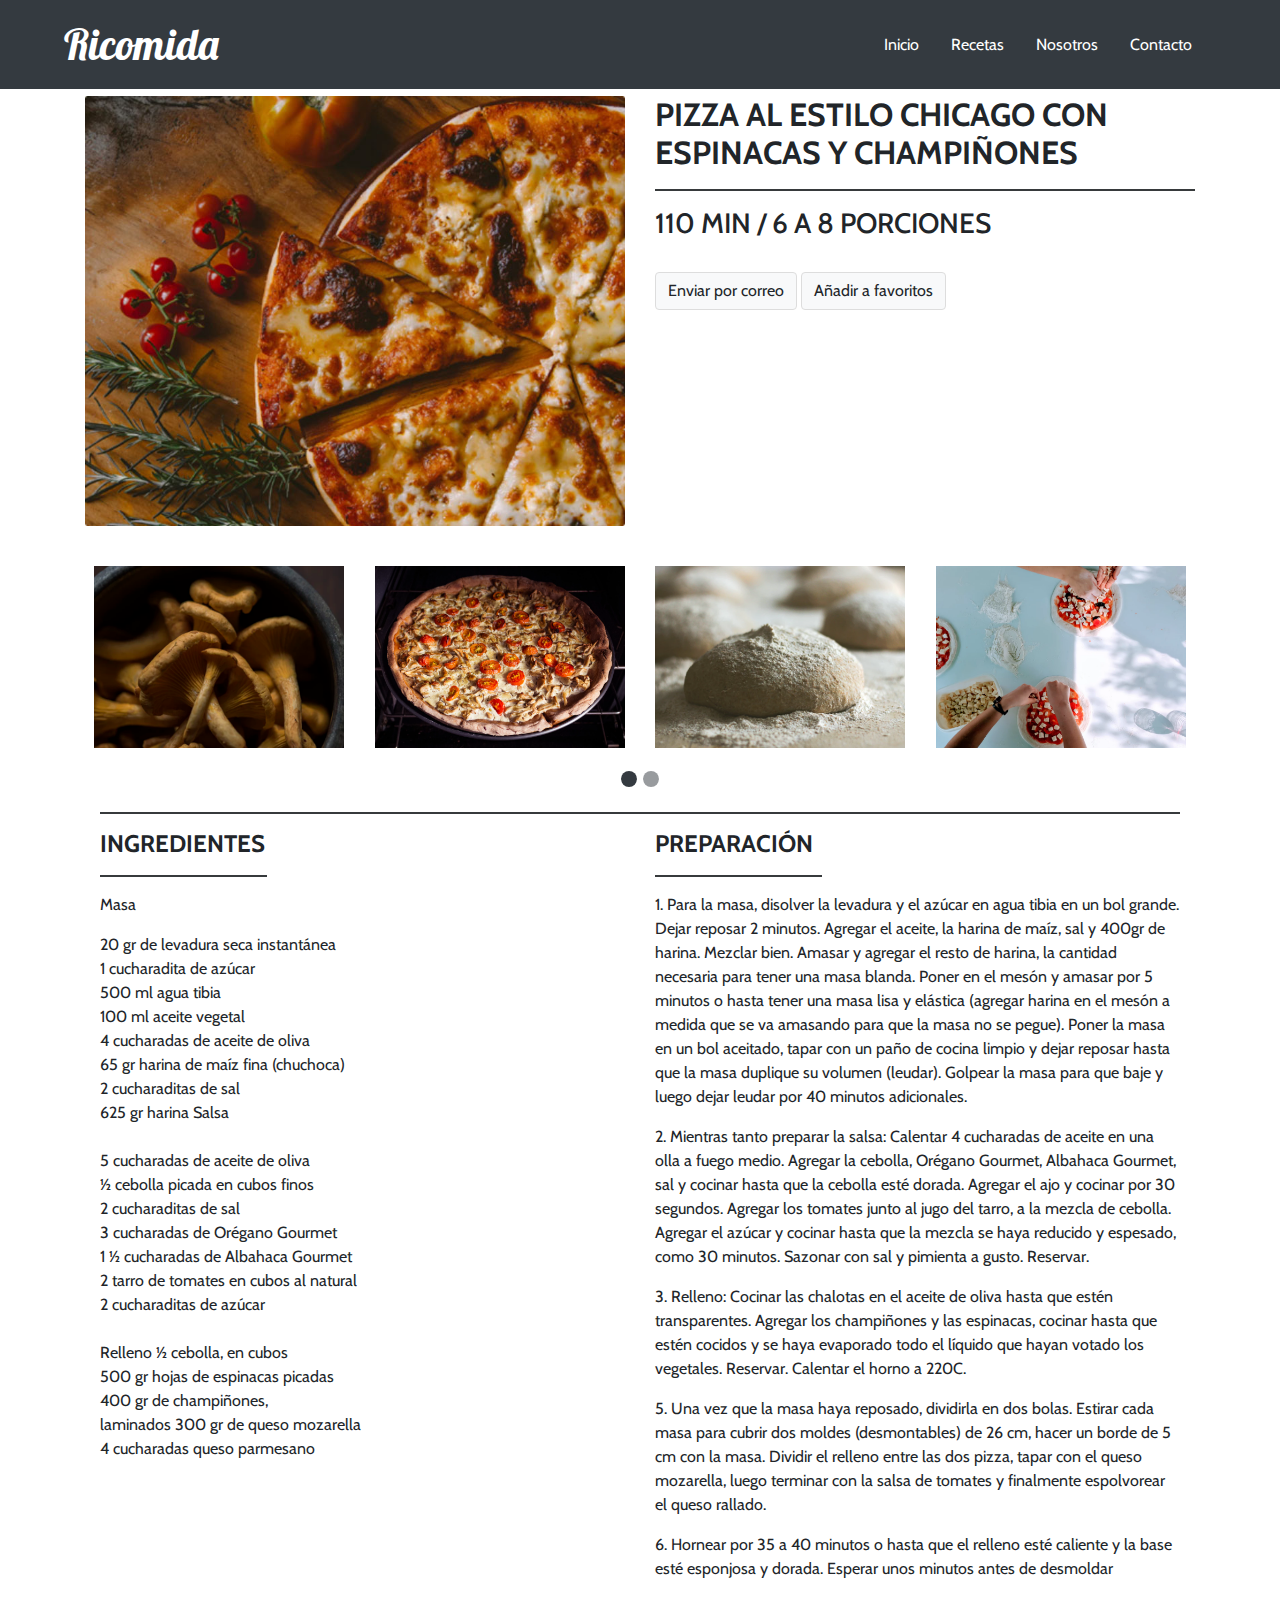
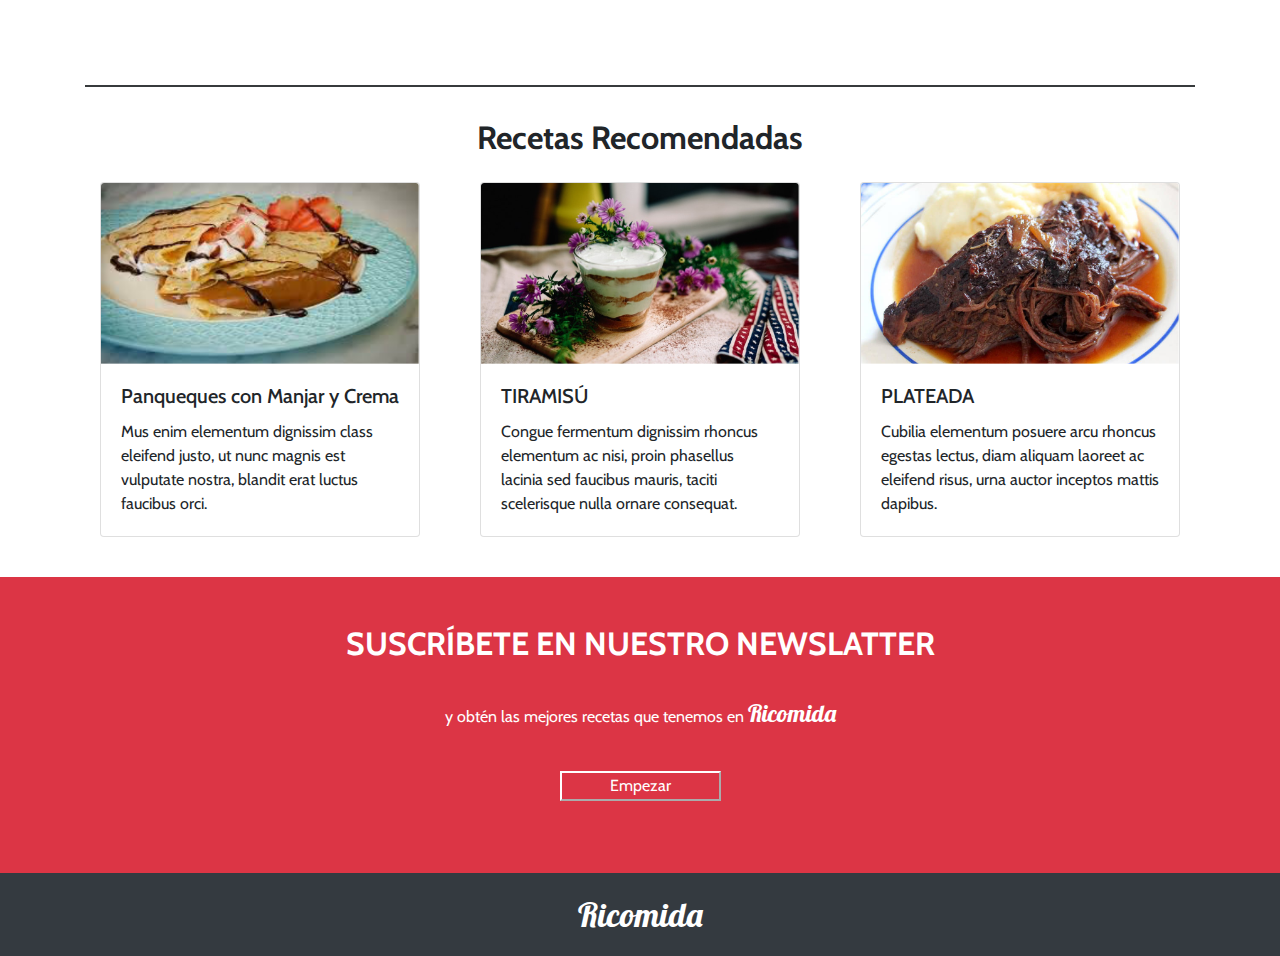
<file: index.html>
<!DOCTYPE html>
<html lang="es" dir="ltr">

<head>
  <meta charset="utf-8">
  <meta name="viewport" content="width=divice-width, initial-scale=1">

  <title>Ricomida</title>
  <link rel="stylesheet" href="https://stackpath.bootstrapcdn.com/bootstrap/4.4.1/css/bootstrap.min.css" integrity="sha384-Vkoo8x4CGsO3+Hhxv8T/Q5PaXtkKtu6ug5TOeNV6gBiFeWPGFN9MuhOf23Q9Ifjh" crossorigin="anonymous">
  <link href="https://fonts.googleapis.com/css?family=Cabin:400,700|Lobster&display=swap" rel="stylesheet">
  <link rel="stylesheet" href="https://use.fontawesome.com/releases/v5.6.3/css/all.css" integrity="sha384-UHRtZLI+pbxtHCWp1t77Bi1L4ZtiqrqD80Kn4Z8NTSRyMA2Fd33n5dQ8lWUE00s/" crossorigin="anonymous">
  <link rel="stylesheet" href="assets/css/style.css">
</head>

<body>
  <nav class="navbar navbar-expand-lg navbar-dark bg-dark fixed-top ">
    <a class="navbar-brand" href="#"><span class="rico-e mx-5">Ricomida</span></a>
    <button class="navbar-toggler" type="button" data-toggle="collapse" data-target="#navbarNav" aria-controls="navbarNav" aria-expanded="false" aria-label="Toggle navigation">
      <span class="navbar-toggler-icon"></span>
    </button>
    <div class="collapse navbar-collapse" id="navbarNav">
      <ul class="navbar-nav mx-5 ml-auto">
        <li class="nav-item"><a class="nav-link mr-3 text-white" href="#">Inicio</a></li>
        <li class="nav-item"><a class="nav-link mr-3 text-white" href="#">Recetas</a></li>
        <li class="nav-item"><a class="nav-link mr-3 text-white" href="#">Nosotros</a></li>
        <li class="nav-item"><a class="nav-link mr-3 text-white" href="#">Contacto</a></li>
      </ul>
    </div>
  </nav>

  <section>
    <div class="container mt-5 pt-5">
      <div class="row">
        <div class="col-xs-12 col-md-6">
          <img src="assets/img/principal.jpg" class="img-fluid" alt="pizza">
        </div>
        <div class="col-xs-12 col-md-6">
          <h1>PIZZA AL ESTILO CHICAGO CON ESPINACAS Y CHAMPIÑONES</h1>
          <hr>
          <h3>110 MIN / 6 A 8 PORCIONES</h3>
          <br>

          <button type="button" class="btn btn-light" data-toggle="tooltip" data-placement="bottom" title="Tooltip on bottom">Enviar por correo</button>
          <button type="button" class="btn btn-light" data-toggle="tooltip" data-placement="left" title="Tooltip on left">Añadir a favoritos</button>
        </div>
      </div>
    </div>
  </section>

  <div class="container d-none d-md-block mt-3">
    <div class="row">
      <div class="col-12 p-4 pb-4 mb-4">
        <div id="midacarousel" class="carousel slide" data-ride="carousel">
          <ol class="carousel-indicators">
            <li data-target="#midacarousel" data-slide-to="0" class="active bg-dark"></li>
            <li data-target="#midacarousel" data-slide-to="1" class="bg-dark"></li>
          </ol>

          <div class="carousel-inner">
            <div class="carousel-item active">
              <div class="row">
                <div class="col-3">
                  <img src="assets/img/slider-1.png" class="img-fluid" alt="one">
                </div>
                <div class="col-3">
                  <img src="assets/img/slider-2.png" class="img-fluid" alt="dos">
                </div>
                <div class="col-3">
                  <img src="assets/img/slider-3.png" class="img-fluid" alt="tres">
                </div>
                <div class="col-3">
                  <img src="assets/img/slider-4.png" class="img-fluid" alt="cuatros">
                </div>
              </div>
            </div>

            <div class="carousel-item">
              <div class="row">
                <div class="col-3">
                  <img src="assets/img/slider-5.png" class="img-fluid" alt="cinco">
                </div>
                <div class="col-3">
                  <img src="assets/img/slider-6.png" class="img-fluid" alt="seis">
                </div>
                <div class="col-3">
                  <img src="assets/img/slider-7.png" class="img-fluid" alt="siete">
                </div>
                <div class="col-3">
                  <img src="assets/img/slider-8.png" class="img-fluid" alt="ocho">
                </div>
              </div>
            </div>
          </div>
        </div>
      </div>
    </div>




    <section class="container">
      <hr>
      <div class="row">
        <div class="col-xs-12 col-md-6">
          <h4 class="font-weight-bold">INGREDIENTES</h4>
          <hr width=165 align="left">
          <p>Masa</p>
          <p> 20 gr de levadura seca instantánea <br> 1 cucharadita de azúcar <br>500 ml agua tibia <br> 100 ml aceite vegetal <br> 4 cucharadas de aceite de oliva <br> 65 gr harina de maíz fina (chuchoca) <br> 2 cucharaditas de sal <br> 625 gr
            harina
            Salsa <br><br> 5 cucharadas de aceite de oliva <br> ½ cebolla picada en cubos finos <br> 2 cucharaditas de sal <br> 3 cucharadas de Orégano Gourmet <br>1 ½ cucharadas de Albahaca Gourmet <br> 2 tarro de tomates en cubos al natural <br> 2
            cucharaditas de azúcar <br><br> Relleno ½ cebolla, en cubos <br>500 gr hojas de espinacas picadas <br>400 gr de champiñones, <br> laminados 300 gr de queso mozarella <br> 4 cucharadas queso parmesano</p>
        </div>
        <div class="col-xs-12 col-md-6">
          <h4 class="font-weight-bold">PREPARACIÓN</h4>
          <hr width=165 align="left">
          <p>1. Para la masa, disolver la levadura y el azúcar en agua tibia en un bol grande. Dejar reposar 2 minutos. Agregar el aceite, la harina de maíz, sal y 400gr de harina. Mezclar bien. Amasar y agregar el resto de harina, la cantidad
            necesaria para tener una masa blanda. Poner en el mesón y amasar por 5 minutos o hasta tener una masa lisa y elástica (agregar harina en el mesón a medida que se va amasando para que la masa no se pegue). Poner la masa en un bol aceitado,
            tapar con un paño de cocina limpio y dejar reposar hasta que la masa duplique su volumen (leudar). Golpear la masa para que baje y luego dejar leudar por 40 minutos adicionales. </p>
          <p> 2. Mientras tanto preparar la salsa: Calentar 4 cucharadas de aceite en una olla a fuego medio. Agregar la cebolla, Orégano Gourmet, Albahaca Gourmet, sal y cocinar hasta que la cebolla esté dorada. Agregar el ajo y cocinar por 30
            segundos. Agregar los tomates junto al jugo del tarro, a la mezcla de cebolla. Agregar el azúcar y cocinar hasta que la mezcla se haya reducido y espesado, como 30 minutos. Sazonar con sal y pimienta a gusto. Reservar.</p>
          <p> 3. Relleno: Cocinar las chalotas en el aceite de oliva hasta que estén transparentes. Agregar los champiñones y las espinacas, cocinar hasta que estén cocidos y se haya evaporado todo el líquido que hayan votado los vegetales. Reservar.
            Calentar el horno a 220C.</p>
          <p>5. Una vez que la masa haya reposado, dividirla en dos bolas. Estirar cada masa para cubrir dos moldes (desmontables) de 26 cm, hacer un borde de 5 cm con la masa. Dividir el relleno entre las dos pizza, tapar con el queso mozarella,
            luego
            terminar con la salsa de tomates y finalmente espolvorear el queso rallado. </p>
          <p> 6. Hornear por 35 a 40 minutos o hasta que el relleno esté caliente y la base esté esponjosa y dorada. Esperar unos minutos antes de desmoldar</p>
        </div>
      </div>
  </div>
  </section>

  <section id="recetas">
    <div class="container mt-5 py-4">
      <hr>
      <h1 class="text-center pt-3">Recetas Recomendadas</h1>
      <div class="card-deck">
        <div class="col-xs-12 col-md-4 py-3">
          <div class="card ">
            <img src="assets/img/recipe-card-1.png" class="card-img-top" alt="recipe1">
            <div class="card-body">
              <h5 class="card-title">Panqueques con Manjar y Crema</h5>
              <p class="card-text">Mus enim elementum dignissim class eleifend justo, ut nunc magnis est vulputate nostra, blandit erat luctus faucibus orci.</p>
            </div>
          </div>
        </div>
        <div class="col-xs-12 col-md-4 py-3">
          <div class="card">
            <img src="assets/img/recipe-card-2.png" class="card-img-top" alt="recipe2">
            <div class="card-body">
              <h5 class="card-title">TIRAMISÚ</h5>
              <p class="card-text">Congue fermentum dignissim rhoncus elementum ac nisi, proin phasellus lacinia sed faucibus mauris, taciti scelerisque nulla ornare consequat.</p>
            </div>
          </div>
        </div>
        <div class="col-xs-12 col-md-4 py-3">
          <div class="card ">
            <img src="assets/img/recipe-card-3.png" class="card-img-top" alt="recipe3">
            <div class="card-body">
              <h5 class="card-title">PLATEADA</h5>
              <p class="card-text">Cubilia elementum posuere arcu rhoncus egestas lectus, diam aliquam laoreet ac eleifend risus, urna auctor inceptos mattis dapibus.</p>
            </div>
          </div>
        </div>
      </div>
    </div>
  </section>

  <section id="newsletter" class="bg-danger text-white p-5">
    <div class="container">


      <h1>SUSCRÍBETE EN NUESTRO NEWSLATTER</h1>
      <br>
      <p>y obtén las mejores recetas que tenemos en <span class="rico">Ricomida</span></p>
      <div class="py-4">
        <button type="button" class="btn-rojo btn-danger text-center px-5 ">Empezar</button>
      </div>
    </div>
  </section>

  <footer class="bg-dark">
    <p class="rico-e text-center text-white p-3 m-0">Ricomida</p>
  </footer>

  <script src="https://code.jquery.com/jquery-3.4.1.slim.min.js" integrity="sha384-J6qa4849blE2+poT4WnyKhv5vZF5SrPo0iEjwBvKU7imGFAV0wwj1yYfoRSJoZ+n" crossorigin="anonymous"></script>
  <script src="https://cdn.jsdelivr.net/npm/popper.js@1.16.0/dist/umd/popper.min.js" integrity="sha384-Q6E9RHvbIyZFJoft+2mJbHaEWldlvI9IOYy5n3zV9zzTtmI3UksdQRVvoxMfooAo" crossorigin="anonymous"></script>
  <script src="https://stackpath.bootstrapcdn.com/bootstrap/4.4.1/js/bootstrap.min.js" integrity="sha384-wfSDF2E50Y2D1uUdj0O3uMBJnjuUD4Ih7YwaYd1iqfktj0Uod8GCExl3Og8ifwB6" crossorigin="anonymous"></script>
  <script src="assets/js/script.js"></script>
</body>

</html>
</file>
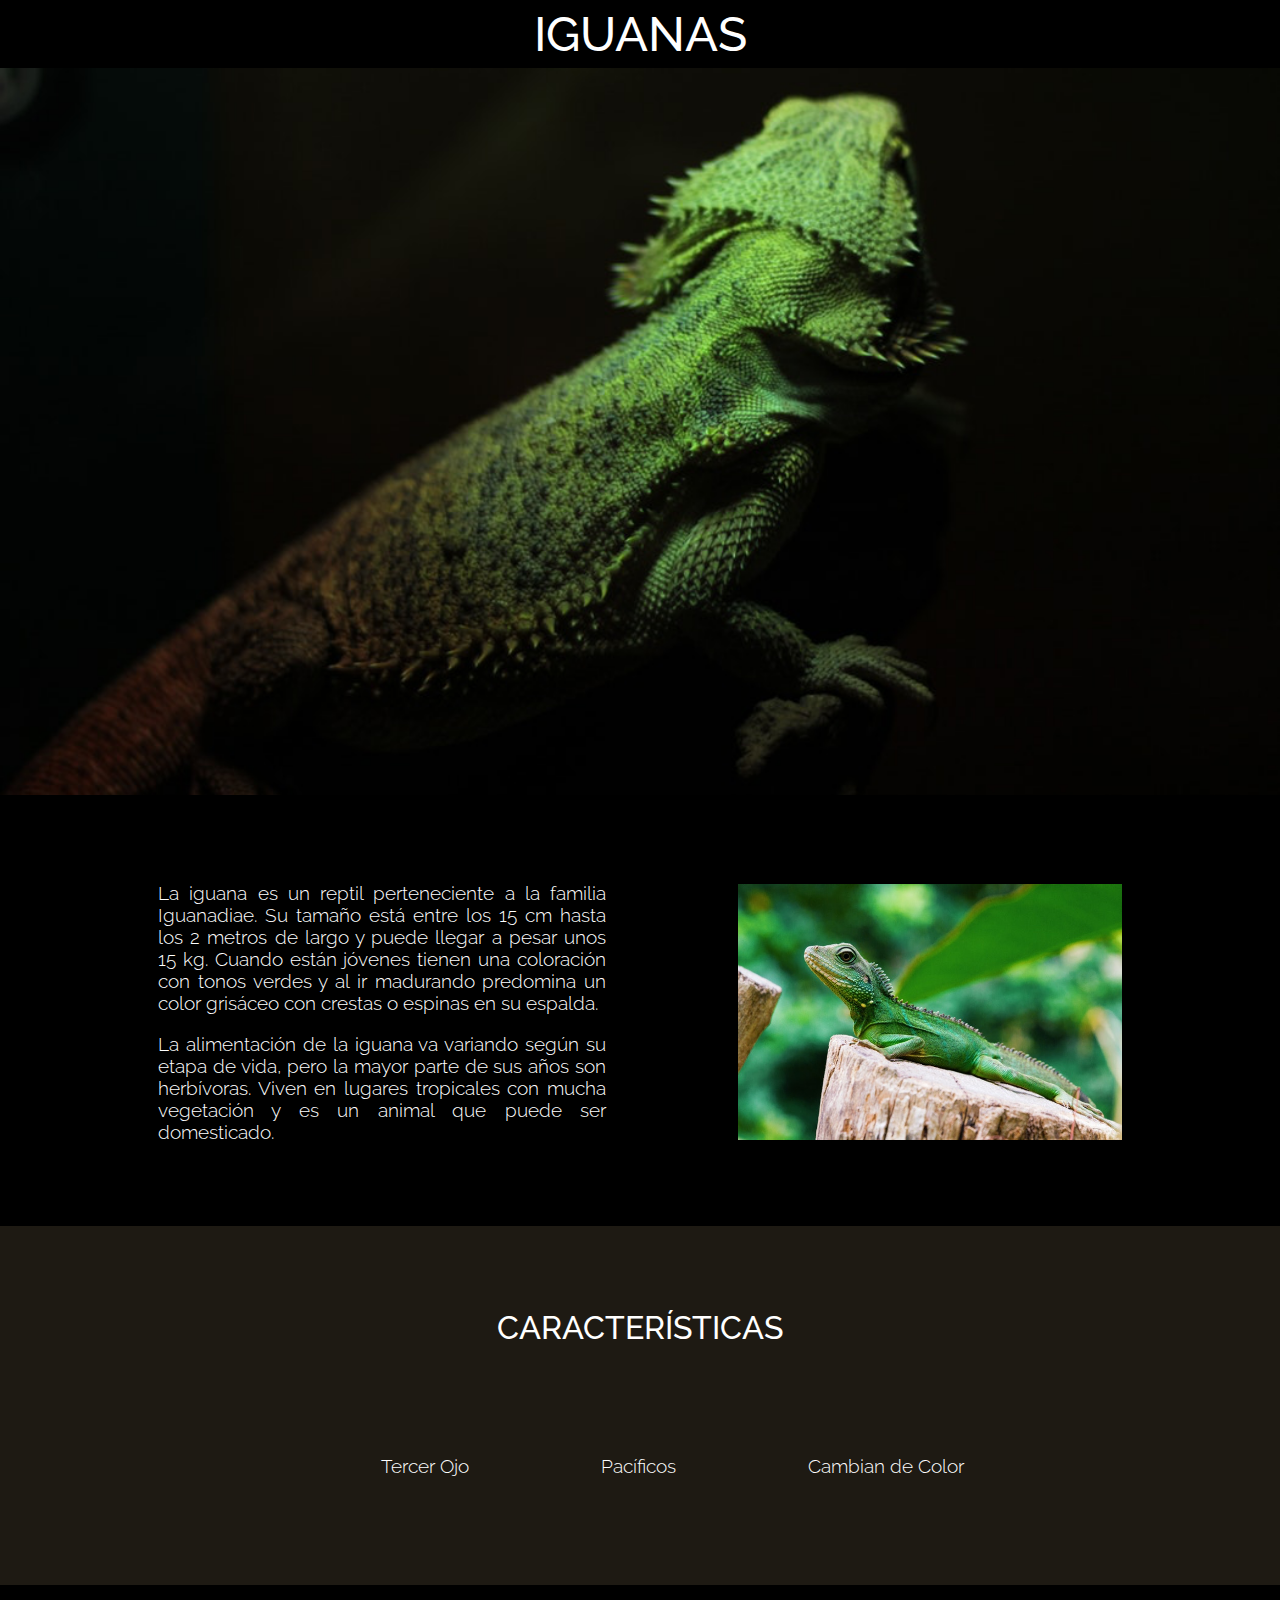
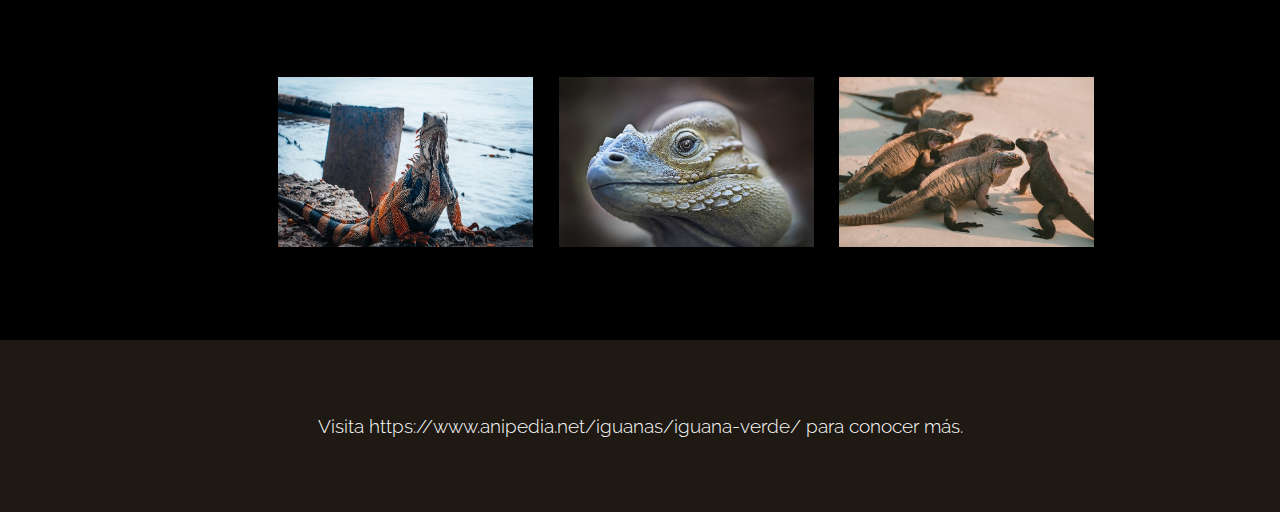
<file: Iguana Page/index.html>
<!DOCTYPE html>
<html lang="es" dir="ltr">
  <head>
    <meta charset="utf-8">
    <meta name="author" content="Carmarí Barreto Ravelo">
    <meta name="description" content="Iguanas, tipos de iguanas, características de las iguanas">
    <meta name="keywords" content="iguanas, descripción de iguanas, iguanitas, imágenes">
    <link rel="stylesheet" href="https://use.fontawesome.com/releases/v5.6.3/css/all.css"
    integrity="sha384-UHRtZLI+pbxtHCWp1t77Bi1L4ZtiqrqD80Kn4Z8NTSRyMA2Fd33n5dQ8lWUE00s/"
    crossorigin="anonymous">
    <link href="https://fonts.googleapis.com/css?family=Raleway:300,500&display=swap" rel="stylesheet">
    <link rel="stylesheet" href="assets/css/style.css">
    <title>Iguana Page</title>
  </head>

  <body>
      <header>
      <h1>IGUANAS</h1>
      <img src="assets/img/bg-header.jpg" class="iguanita-header" alt="iguana">
    </header>

    <section class="desc-section">
      <div class="desc-text">
          <p>La iguana es un reptil perteneciente a la familia Iguanadiae. Su tamaño está entre los 15 cm hasta los 2 metros de largo y puede llegar a pesar unos 15 kg. Cuando están jóvenes tienen una coloración con tonos verdes y al ir madurando predomina un color grisáceo con crestas o espinas en su espalda.</p>
          <p>La alimentación de la iguana va variando según su etapa de vida, pero la mayor parte de sus años son herbívoras. Viven en lugares tropicales con mucha vegetación y es un animal que puede ser domesticado.</p>
        </div>

          <img src="assets/img/iguana-1.jpg" class="img-iguana" alt="iguana">
    </section>

    <section class="icons-section">
      <h2>CARACTERÍSTICAS</h2>
        <div class="icons1">
          <i class="far fa-eye"></i>
            <p>Tercer Ojo</p>
        </div>
          <div class="icons1">
          <i class="far fa-hand-peace"></i>
            <p>Pacíficos</p>
          </div>
            <div class="icons1">
          <i class="fas fa-paint-brush"></i>
            <p>Cambian de Color</p>
        </div>
    </section>

    <section class="libreria">
      <figure>
        <img src="assets/img/iguana-2.jpg"  class="iguanita1" alt="iguanita1">
        <img src="assets/img/iguana-3.jpg"  class="iguanita1" alt="iguanita2">
        <img src="assets/img/iguana-4.jpg" class="iguanita1" alt="iguanita3">
      </figure>
    </section>

    <footer class="Footer">
      <p>Visita https://www.anipedia.net/iguanas/iguana-verde/ para conocer más.</p>
    </footer>
  </body>
</html>
</file>
<file: assets/css/style.css>
body {
font-family: 'Cabin', sans-serif;
margin: 0;
padding: 0;
}

h1{
  font-size: 2em;
  font-weight:700;
}

.rico{
  font-family: 'Lobster', cursive;
  font-size: 1.5em;
}

.rico-e{
  font-family: 'Lobster', cursive;
  font-size: 2.1em;
}

.btn{
  border-color: #DDDDDD;
}

.img-ca{
  width: 280px;
  height: 190px;
  margin: 0 auto;
}

hr{
  border: 1px solid #373A3C;
}
.carousel-indicators li{
  border-radius: 50%;
  height: 16px;
  width: 16px;
}

.carousel-indicators{
    top: 195px;
}
#newsletter{
  text-align: center;
}
 .btn-rojo{
   border-color: white;
   padding-left: 2.4em;
   padding-left: 2.4em;
 }
</file>
<file: Iguana Page/assets/css/style.css>
body{
  margin: 0;
  padding: 0;
  border: 0;
  font-family: 'Raleway', sans-serif;
  text-align: center;
  background: #000000;
  color: #ffffff;
}

h1{
  font-weight: 500;
  font-size: 3em;
  margin: 0 auto;
  padding: 0.12em;
}


h2{
  font-size: 2em;
  font-weight: 500;
}

p{
  font-size: 1.2em;;
  font-weight: 300;
}

.iguanita-header{
  width: 100%;
}

.desc-text, .img-iguana {
  display: inline-block;
}

.desc-text{
  text-align: justify;
  margin: 2.2em;
  vertical-align: middle;
  width: 35%;
  padding: 1.8em;
}

.img-iguana{
  width: 30%;
  vertical-align: middle;
  margin: 2.2em;
  padding: 1.8em;
}

i{
  font-size: 2.9em;
}

.icons1{
  display: inline-block;
  margin: 2em;
  padding-left: 4em;
  padding-top: 2em;
  font-size: 1em;
}

figure{
  display: flex;
  padding-left: 14%;
}

.libreria{
  padding: 4em;
}

.iguanita1{
  width: 28%;
  vertical-align: middle;
  padding: 0.8em;

}

.Footer, .icons-section{
  background-color: #1e1a13;
  padding: 3.5em;
}
</file>
